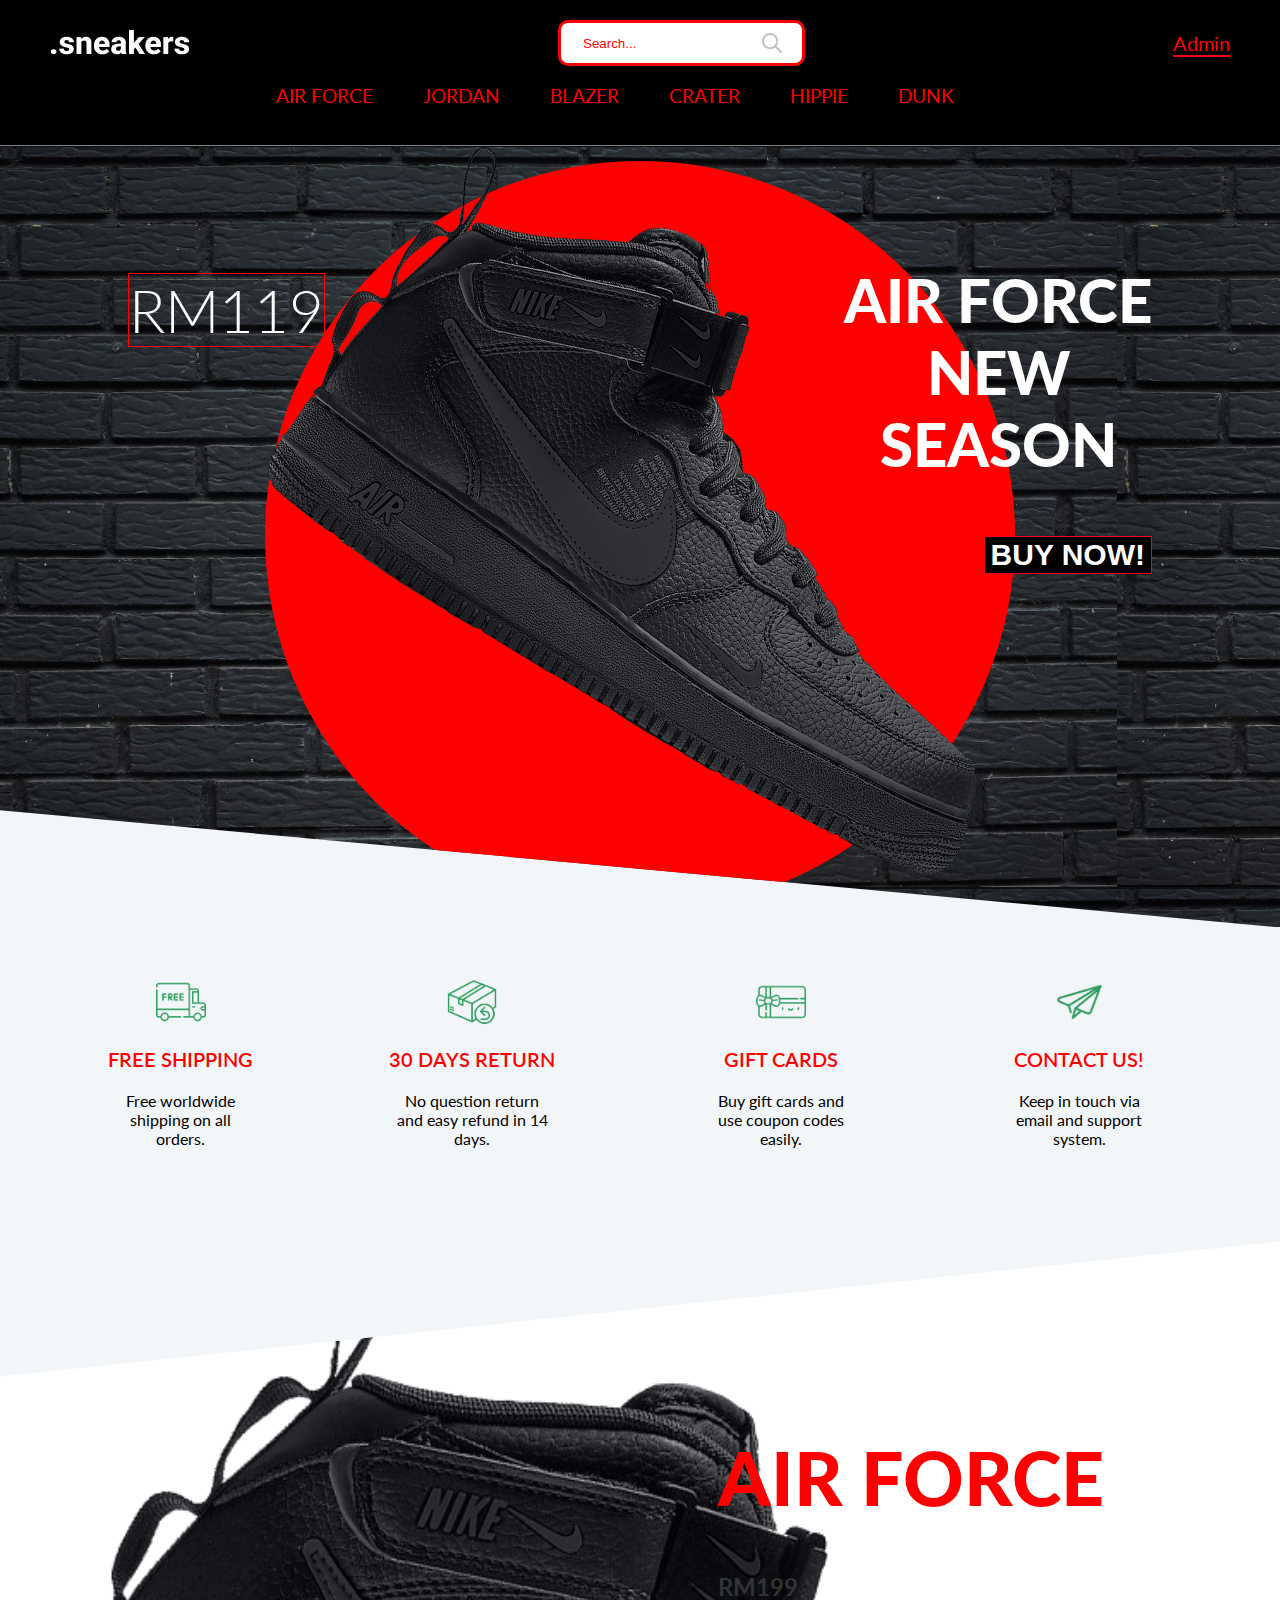
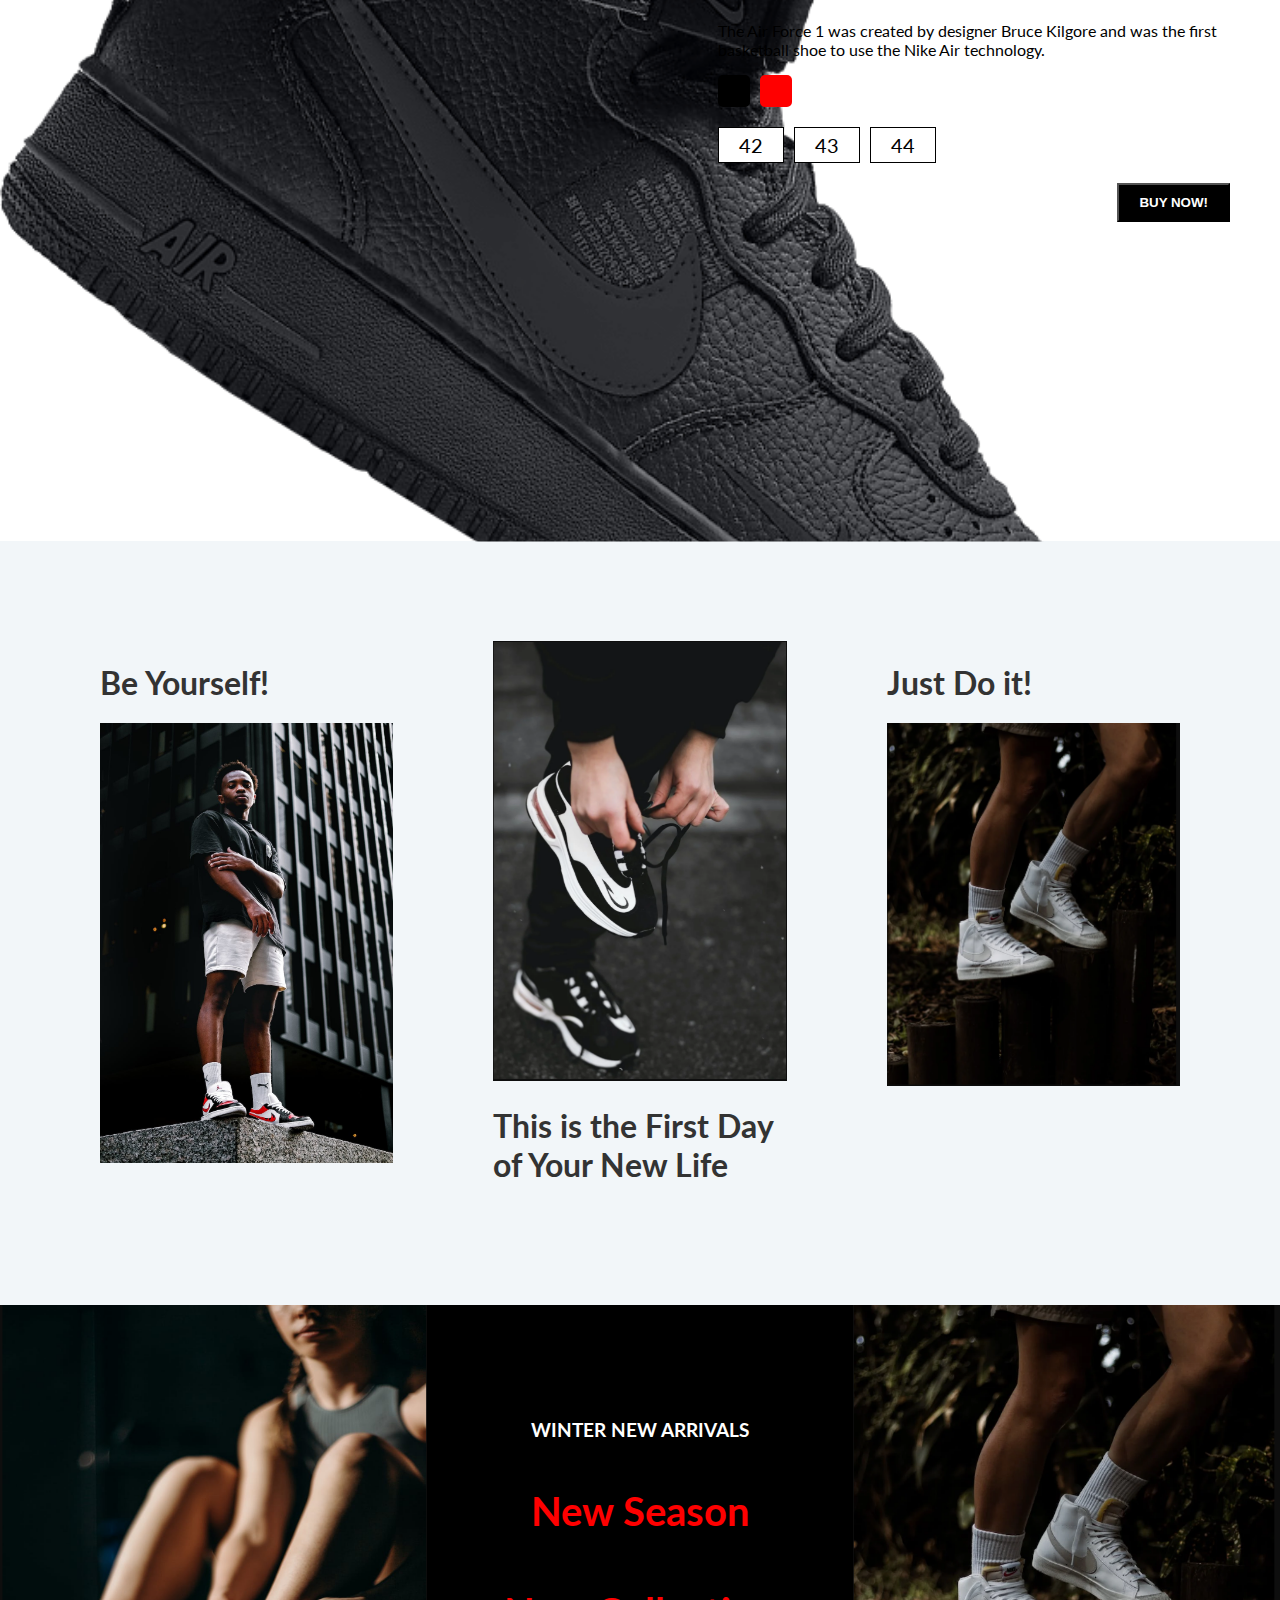
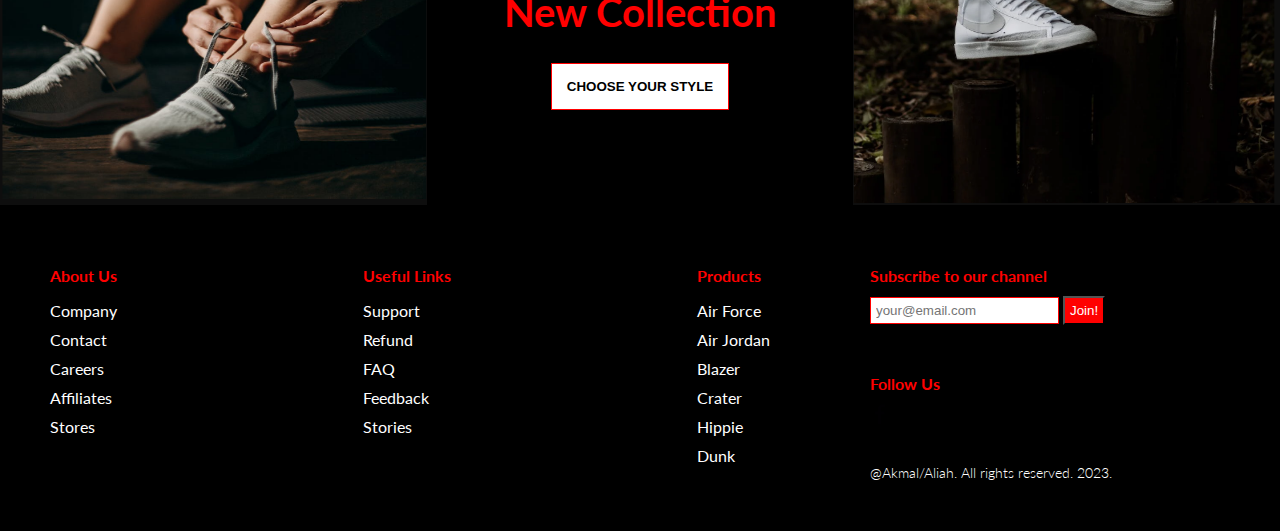
<file: index.html>
<!DOCTYPE html>
<html lang="en">

<head>
    <meta charset="UTF-8">
    <meta http-equiv="X-UA-Compatible" content="IE=edge">
    <meta name="viewport" content="width=device-width, initial-scale=1.0">
    <link href="https://fonts.googleapis.com/css2?family=Lato:ital,wght@0,100;0,300;0,400;0,700;0,900;1,100;1,300;1,400;1,700;1,900&display=swap" rel="stylesheet">
    <link rel="stylesheet" href="style.css">
    <title>Nike Store</title>
</head>

<body>
    <nav id="nav">
        <div class="navTop">
            <div class="navItem">
                <img src="./img/Contact/sneakers.png" alt="Nike Logo">
            </div>
            <div class="navItem">
                <div class="search">
                    <input type="text" placeholder="Search..." class="searchInput">
                    <img src="./img/Contact/search.png" width="20" height="20" alt="Search Icon" class="searchIcon">
                </div>
            </div>
            <div class="navItem">
                <span class="limitedOffer" onclick="location.href='admin.php';" style="cursor: pointer;">Admin</span>
            </div>
        </div>
        <div class="navBottom">
            <h3 class="menuItem">AIR FORCE</h3>
            <h3 class="menuItem">JORDAN</h3>
            <h3 class="menuItem">BLAZER</h3>
            <h3 class="menuItem">CRATER</h3>
            <h3 class="menuItem">HIPPIE</h3>
            <h3 class="menuItem">DUNK</h3>
        </div>
    </nav>

    <div class="slider">
        <div class="sliderWrapper">
            <div class="sliderItem">
                <img src="./img/Product/air.png" alt="Air Force" class="sliderImg">
                <div class="sliderBg"></div>
                <h1 class="sliderTitle">AIR FORCE<br>NEW<br>SEASON</h1>
                <h2 class="sliderPrice">RM119</h2>
                <a href="#product">
                    <button class="buyButton">BUY NOW!</button>
                </a>
            </div>
            <div class="sliderItem">
                <img src="./img/Product/jordan.png" alt="Air Jordan" class="sliderImg">
                <div class="sliderBg"></div>
                <h1 class="sliderTitle">AIR JORDAN<br>NEW<br>SEASON</h1>
                <h2 class="sliderPrice">RM149</h2>
                <a href="#product">
                    <button class="buyButton">BUY NOW!</button>
                </a>
            </div>
            <div class="sliderItem">
                <img src="./img/Product/blazer.png" alt="Blazer" class="sliderImg">
                <div class="sliderBg"></div>
                <h1 class="sliderTitle">BLAZER<br>NEW<br>SEASON</h1>
                <h2 class="sliderPrice">RM109</h2>
                <a href="#product">
                    <button class="buyButton">BUY NOW!</button>
                </a>
            </div>
            <div class="sliderItem">
                <img src="./img/Product/crater.png" alt="Crater" class="sliderImg">
                <div class="sliderBg"></div>
                <h1 class="sliderTitle">CRATER<br>NEW<br>SEASON</h1>
                <h2 class="sliderPrice">RM129</h2>
                <a href="#product">
                    <button class="buyButton">BUY NOW!</button>
                </a>
            </div>
            <div class="sliderItem">
                <img src="./img/Product/hippie.png" alt="Hippie" class="sliderImg">
                <div class="sliderBg"></div>
                <h1 class="sliderTitle">HIPPIE<br>NEW<br>SEASON</h1>
                <h2 class="sliderPrice">RM99</h2>
                <a href="#product">
                    <button class="buyButton">BUY NOW!</button>
                </a>
            </div>
            <div class="sliderItem">
                <img src="img/Product/dunk2.PNG" alt="Dunk" class="sliderImg">
                <div class="sliderBg"></div>
                <h1 class="sliderTitle">DUNK<br>NEW<br>SEASON</h1>
                <h2 class="sliderPrice">RM199</h2>
                <a href="#product">
                    <button class="buyButton">BUY NOW!</button>
                </a>
            </div>
        </div>
    </div>

    <div class="features">
        <div class="feature">
            <img src="./img/Icon/shipping.png" alt="Shipping Icon" class="featureIcon">
            <span class="featureTitle">FREE SHIPPING</span>
            <span class="featureDesc">Free worldwide shipping on all orders.</span>
        </div>
        <div class="feature">
            <img class="featureIcon" src="./img/Icon/return.png" alt="Return Icon">
            <span class="featureTitle">30 DAYS RETURN</span>
            <span class="featureDesc">No question return and easy refund in 14 days.</span>
        </div>
        <div class="feature">
            <img class="featureIcon" src="./img/Icon/gift.png" alt="Gift Icon">
            <span class="featureTitle">GIFT CARDS</span>
            <span class="featureDesc">Buy gift cards and use coupon codes easily.</span>
        </div>
        <div class="feature">
            <img class="featureIcon" src="./img/Icon/contact.png" alt="Contact Icon">
            <span class="featureTitle">CONTACT US!</span>
            <span class="featureDesc">Keep in touch via email and support system.</span>
        </div>
    </div>

    <div class="product" id="product">
        <img src="./img/Product/air.png" alt="Air Force Product" class="productImg">
        <div class="productDetails">
            <h1 class="productTitle">AIR FORCE</h1>
            <h2 class="productPrice">RM199</h2>
            <p class="productDesc">The Air Force 1 was created by designer Bruce Kilgore and was the first basketball shoe to use the Nike Air technology.</p>
            <div class="colors">
                <div class="color"></div>
                <div class="color"></div>
            </div>
            <div class="sizes">
                <div class="size">42</div>
                <div class="size">43</div>
                <div class="size">44</div>
            </div>
            <button class="productButton">BUY NOW!</button>
        </div>
        <div class="payment">
            <h1 class="payTitle">Personal Information</h1>
            <form action="data.php" method="POST">
                <label>Name and Surname</label>
                <input type="text" name="name" placeholder="John Doe" class="payInput">
                <br>
                <label>Phone Number</label>
                <input type="text" name="phone" placeholder="+6012 345 6781" class="payInput" maxlength="13">
                <br>
                <label>Address</label>
                <input type="text" name="address" placeholder="Elton St 21 22-145" class="payInput">
                <br>
                <h1 class="payTitle">Card Information</h1>
                <div class="cardIcons">
                    <img src="./img/Contact/visa.png" width="40" alt="Visa Icon" class="cardIcon">
                    <img src="./img/Contact/master.png" alt="Mastercard Icon" width="40" class="cardIcon">
                </div>
                <input type="text" name="card_number" class="payInput" placeholder="Card Number" maxlength="16">
                <div class="cardInfo">
                    <input type="text" name="expiry_month" placeholder="mm" class="payInput sm" maxlength="2">
                    <input type="text" name="expiry_year" placeholder="yyyy" class="payInput sm" maxlength="4">
                    <input type="text" name="cvv" placeholder="cvv" class="payInput sm">
                </div>
                <button type="submit" class="payButton">Checkout!</button>
                <span class="close" onclick="document.querySelector('.payment').style.display='none';">X</span>
            </form>
        </div>
    </div>

    <div class="gallery">
        <div class="galleryItem">
            <h1 class="galleryTitle">Be Yourself!</h1>
            <img src="./img/Gallery/image1.jpeg" alt="Gallery 1" class="galleryImg">
        </div>
        <div class="galleryItem">
            <img src="./img/Gallery/image2.png" alt="Gallery 2" class="galleryImg">
            <h1 class="galleryTitle">This is the First Day of Your New Life</h1>
        </div>
        <div class="galleryItem">
            <h1 class="galleryTitle">Just Do it!</h1>
            <img src="./img/Gallery/image3.png" alt="Gallery 3" class="galleryImg">
        </div>
    </div>

    <div class="newSeason">
        <div class="nsItem">
            <img src="./img/Gallery/image4.png" alt="New Season 1" class="nsImg">
        </div>
        <div class="nsItem">
            <h3 class="nsTitleSm">WINTER NEW ARRIVALS</h3>
            <h1 class="nsTitle">New Season</h1>
            <h1 class="nsTitle">New Collection</h1>
            <a href="#nav">
                <button class="nsButton">CHOOSE YOUR STYLE</button>
            </a>
        </div>
        <div class="nsItem">
            <img src="./img/Gallery/image3.png" alt="New Season 3" class="nsImg">
        </div>
    </div>

    <footer>
        <div class="footerLeft">
            <div class="footerMenu">
                <h1 class="fMenuTitle">About Us</h1>
                <ul class="fList">
                    <li class="fListItem">Company</li>
                    <li class="fListItem">Contact</li>
                    <li class="fListItem">Careers</li>
                    <li class="fListItem">Affiliates</li>
                    <li class="fListItem">Stores</li>
                </ul>
            </div>
            <div class="footerMenu">
                <h1 class="fMenuTitle">Useful Links</h1>
                <ul class="fList">
                    <li class="fListItem">Support</li>
                    <li class="fListItem">Refund</li>
                    <li class="fListItem">FAQ</li>
                    <li class="fListItem">Feedback</li>
                    <li class="fListItem">Stories</li>
                </ul>
            </div>
            <div class="footerMenu">
                <h1 class="fMenuTitle">Products</h1>
                <ul class="fList">
                    <li class="fListItem">Air Force</li>
                    <li class="fListItem">Air Jordan</li>
                    <li class="fListItem">Blazer</li>
                    <li class="fListItem">Crater</li>
                    <li class="fListItem">Hippie</li>
                    <li class="fListItem">Dunk</li>
                </ul>
            </div>
        </div>
        <div class="footerRight">
            <div class="footerRightMenu">
                <h1 class="fMenuTitle">Subscribe to our channel</h1>
                <div class="fMail">
                    <input type="text" placeholder="your@email.com" class="fInput">
                    <button class="fButton">Join!</button>
                </div>
            </div>
            <div class="footerRightMenu">
                <h1 class="fMenuTitle">Follow Us</h1>
                <div class="fIcons">
                    <img src="./img/Contact/facebook.png" alt="Facebook" class="fIcon">
                    <img src="./img/Contact/twitter.png" alt="Twitter" class="fIcon">
                    <img src="./img/Contact/instagram.png" alt="Instagram" class="fIcon">
                    <img src="./img/Contact/whatsapp.png" alt="WhatsApp" class="fIcon">
                </div>
            </div>
            <div class="footerRightMenu">
                <span class="copyright">@Akmal/Aliah. All rights reserved. 2023.</span>
            </div>
        </div>
    </footer>
    <script src="./app.js"></script>
</body>

</html>
</file>
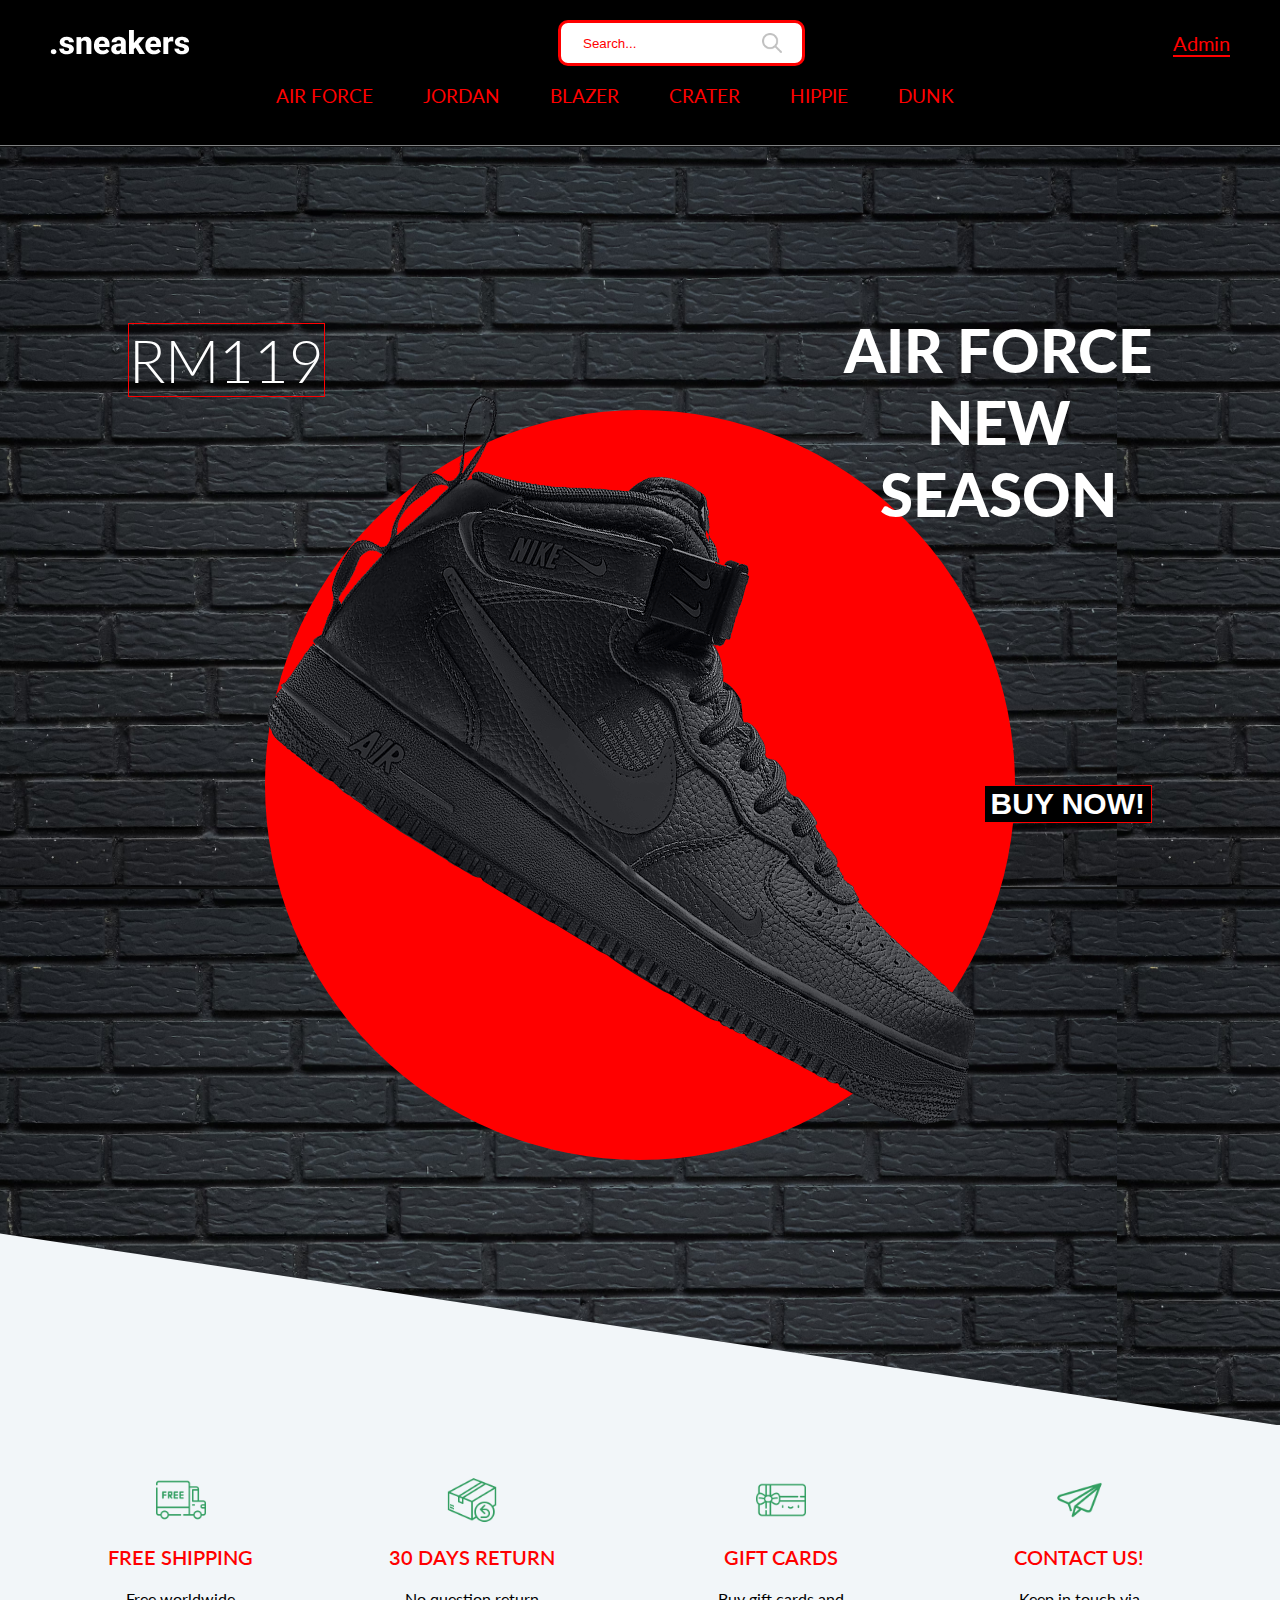
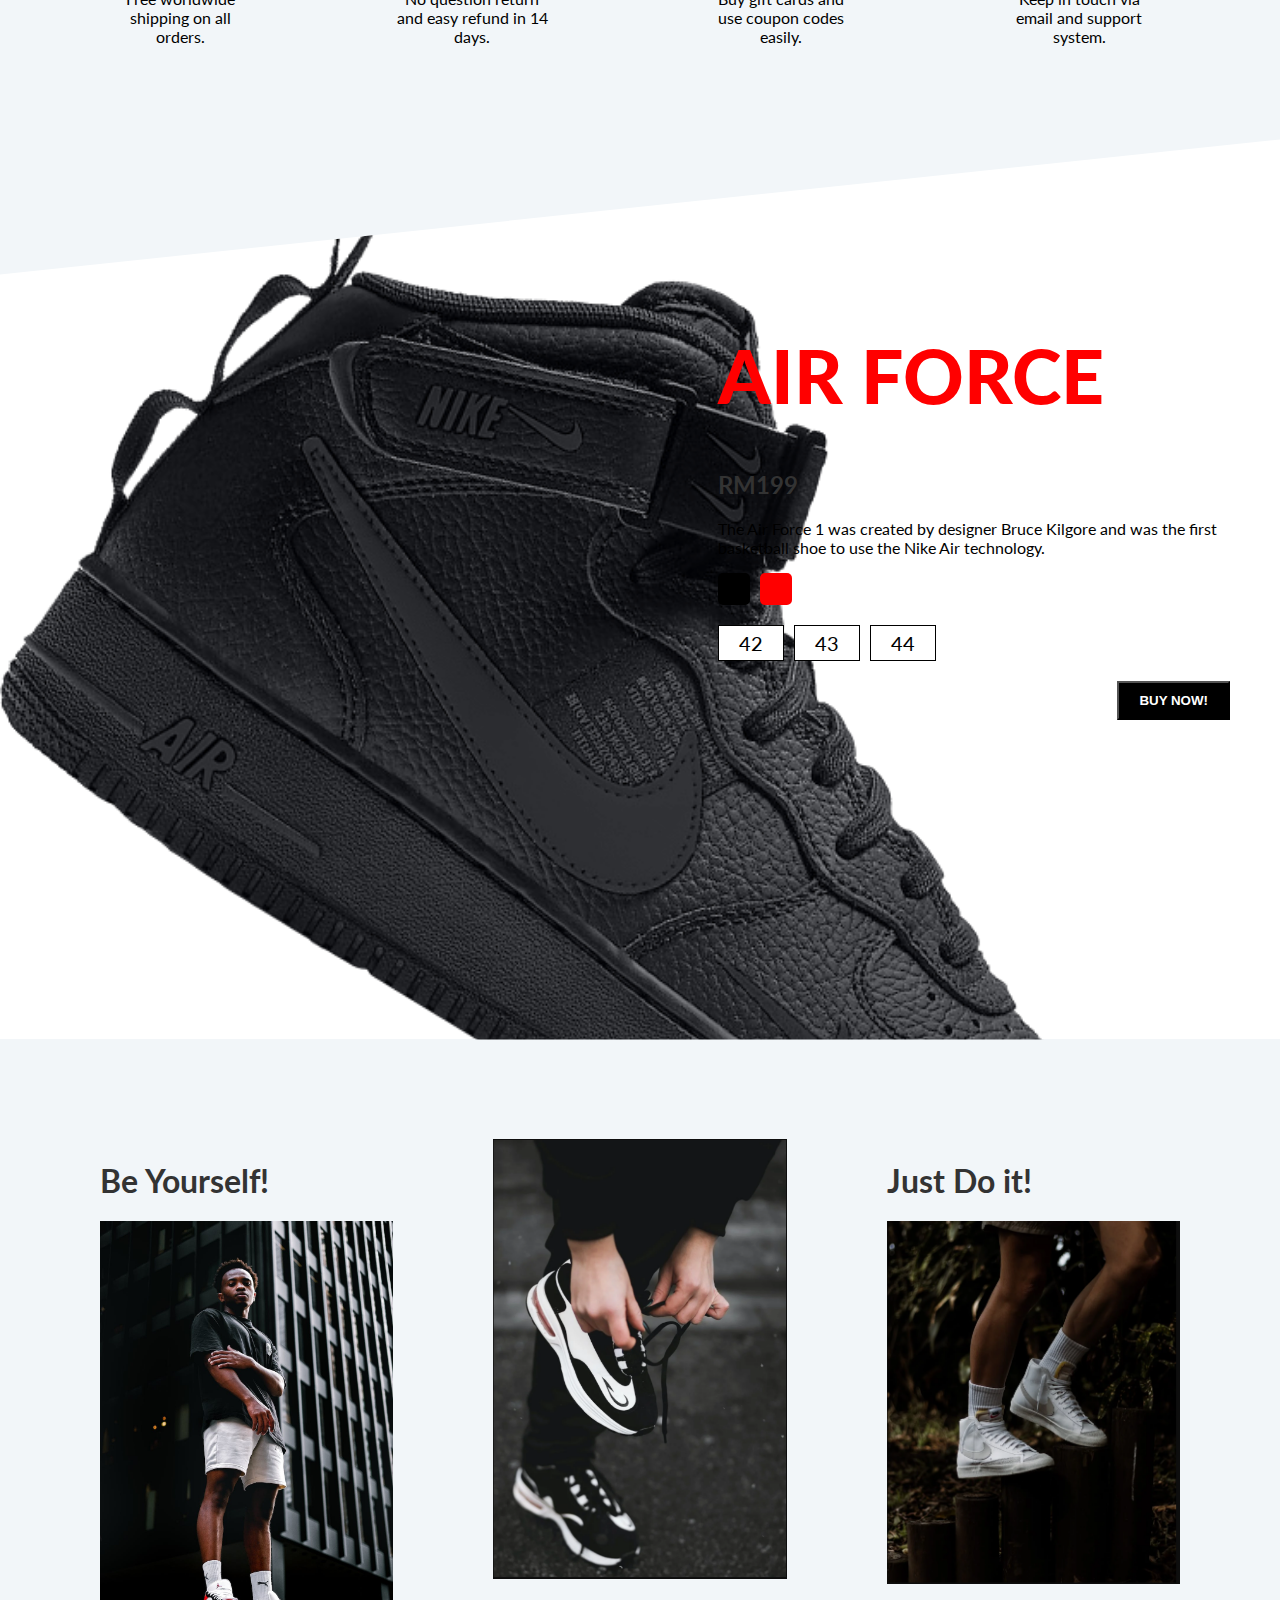
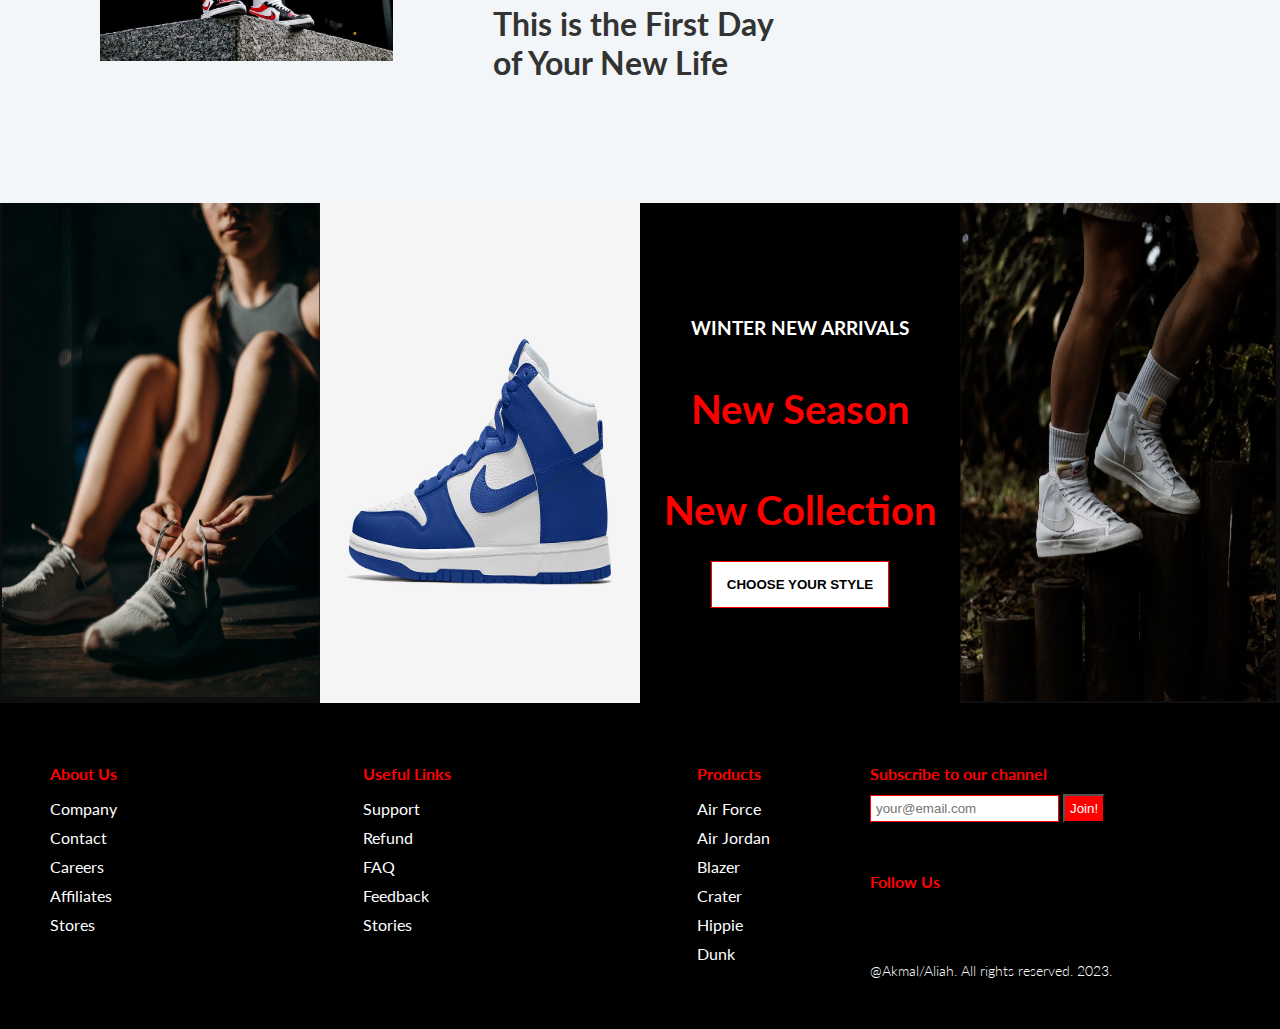
<file: Sneakers Store (coding).html>
<!DOCTYPE html>
<html lang="en">

<head>
    <meta charset="UTF-8">
    <meta http-equiv="X-UA-Compatible" content="IE=edge">
    <meta name="viewport" content="width=device-width, initial-scale=1.0">
    <link href="https://fonts.googleapis.com/css2?family=Lato:ital,wght@0,100;0,300;0,400;0,700;0,900;1,100;1,300;1,400;1,700;1,900&display=swap" rel="stylesheet">
    <link rel="stylesheet" href="style.css">
    <title>Nike Store</title>
</head>

<body>
    <nav id="nav">
        <div class="navTop">
            <div class="navItem">
                <img src="./img/Contact/sneakers.png" alt="Nike Logo">
            </div>
            <div class="navItem">
                <div class="search">
                    <input type="text" placeholder="Search..." class="searchInput">
                    <img src="./img/Contact/search.png" width="20" height="20" alt="Search Icon" class="searchIcon">
                </div>
            </div>
            <div class="navItem">
                <span class="limitedOffer" onclick="location.href='admin.php';" style="cursor: pointer;">Admin</span>
            </div>
        </div>
        <div class="navBottom">
            <h3 class="menuItem">AIR FORCE</h3>
            <h3 class="menuItem">JORDAN</h3>
            <h3 class="menuItem">BLAZER</h3>
            <h3 class="menuItem">CRATER</h3>
            <h3 class="menuItem">HIPPIE</h3>
            <h3 class="menuItem">DUNK</h3>
        </div>
    </nav>

    <div class="slider">
        <div class="sliderWrapper">
            <div class="sliderItem">
                <img src="./img/Product/air.png" alt="Air Force" class="sliderImg">
                <div class="sliderBg"></div>
                <h1 class="sliderTitle">AIR FORCE<br>NEW<br>SEASON</h1>
                <h2 class="sliderPrice">RM119</h2>
                <a href="#product">
                    <button class="buyButton">BUY NOW!</button>
                </a>
            </div>
            <div class="sliderItem">
                <img src="./img/Product/jordan.png" alt="Air Jordan" class="sliderImg">
                <div class="sliderBg"></div>
                <h1 class="sliderTitle">AIR JORDAN<br>NEW<br>SEASON</h1>
                <h2 class="sliderPrice">RM149</h2>
                <a href="#product">
                    <button class="buyButton">BUY NOW!</button>
                </a>
            </div>
            <div class="sliderItem">
                <img src="./img/Product/blazer.png" alt="Blazer" class="sliderImg">
                <div class="sliderBg"></div>
                <h1 class="sliderTitle">BLAZER<br>NEW<br>SEASON</h1>
                <h2 class="sliderPrice">RM109</h2>
                <a href="#product">
                    <button class="buyButton">BUY NOW!</button>
                </a>
            </div>
            <div class="sliderItem">
                <img src="./img/Product/crater.png" alt="Crater" class="sliderImg">
                <div class="sliderBg"></div>
                <h1 class="sliderTitle">CRATER<br>NEW<br>SEASON</h1>
                <h2 class="sliderPrice">RM129</h2>
                <a href="#product">
                    <button class="buyButton">BUY NOW!</button>
                </a>
            </div>
            <div class="sliderItem">
                <img src="./img/Product/hippie.png" alt="Hippie" class="sliderImg">
                <div class="sliderBg"></div>
                <h1 class="sliderTitle">HIPPIE<br>NEW<br>SEASON</h1>
                <h2 class="sliderPrice">RM99</h2>
                <a href="#product">
                    <button class="buyButton">BUY NOW!</button>
                </a>
            </div>
            <div class="sliderItem">
                <img src="./img/Product/nikedunk.avif" alt="Dunk" class="sliderImg">
                <div class="sliderBg"></div>
                <h1 class="sliderTitle">DUNK<br>NEW<br>SEASON</h1>
                <h2 class="sliderPrice">RM199</h2>
                <a href="#product">
                    <button class="buyButton">BUY NOW!</button>
                </a>
            </div>
        </div>
    </div>

    <div class="features">
        <div class="feature">
            <img src="./img/Icon/shipping.png" alt="Shipping Icon" class="featureIcon">
            <span class="featureTitle">FREE SHIPPING</span>
            <span class="featureDesc">Free worldwide shipping on all orders.</span>
        </div>
        <div class="feature">
            <img class="featureIcon" src="./img/Icon/return.png" alt="Return Icon">
            <span class="featureTitle">30 DAYS RETURN</span>
            <span class="featureDesc">No question return and easy refund in 14 days.</span>
        </div>
        <div class="feature">
            <img class="featureIcon" src="./img/Icon/gift.png" alt="Gift Icon">
            <span class="featureTitle">GIFT CARDS</span>
            <span class="featureDesc">Buy gift cards and use coupon codes easily.</span>
        </div>
        <div class="feature">
            <img class="featureIcon" src="./img/Icon/contact.png" alt="Contact Icon">
            <span class="featureTitle">CONTACT US!</span>
            <span class="featureDesc">Keep in touch via email and support system.</span>
        </div>
    </div>

    <div class="product" id="product">
        <img src="./img/Product/air.png" alt="Air Force Product" class="productImg">
        <div class="productDetails">
            <h1 class="productTitle">AIR FORCE</h1>
            <h2 class="productPrice">RM199</h2>
            <p class="productDesc">The Air Force 1 was created by designer Bruce Kilgore and was the first basketball shoe to use the Nike Air technology.</p>
            <div class="colors">
                <div class="color"></div>
                <div class="color"></div>
            </div>
            <div class="sizes">
                <div class="size">42</div>
                <div class="size">43</div>
                <div class="size">44</div>
            </div>
            <button class="productButton">BUY NOW!</button>
        </div>
        <div class="payment">
            <h1 class="payTitle">Personal Information</h1>
            <form action="data.php" method="POST">
                <label>Name and Surname</label>
                <input type="text" name="name" placeholder="John Doe" class="payInput">
                <br>
                <label>Phone Number</label>
                <input type="text" name="phone" placeholder="+6012 345 6781" class="payInput" maxlength="13">
                <br>
                <label>Address</label>
                <input type="text" name="address" placeholder="Elton St 21 22-145" class="payInput">
                <br>
                <h1 class="payTitle">Card Information</h1>
                <div class="cardIcons">
                    <img src="./img/Contact/visa.png" width="40" alt="Visa Icon" class="cardIcon">
                    <img src="./img/Contact/master.png" alt="Mastercard Icon" width="40" class="cardIcon">
                </div>
                <input type="text" name="card_number" class="payInput" placeholder="Card Number" maxlength="16">
                <div class="cardInfo">
                    <input type="text" name="expiry_month" placeholder="mm" class="payInput sm" maxlength="2">
                    <input type="text" name="expiry_year" placeholder="yyyy" class="payInput sm" maxlength="4">
                    <input type="text" name="cvv" placeholder="cvv" class="payInput sm">
                </div>
                <button type="submit" class="payButton">Checkout!</button>
                <span class="close" onclick="document.querySelector('.payment').style.display='none';">X</span>
            </form>
        </div>
    </div>

    <div class="gallery">
        <div class="galleryItem">
            <h1 class="galleryTitle">Be Yourself!</h1>
            <img src="./img/Gallery/image1.jpeg" alt="Gallery 1" class="galleryImg">
        </div>
        <div class="galleryItem">
            <img src="./img/Gallery/image2.png" alt="Gallery 2" class="galleryImg">
            <h1 class="galleryTitle">This is the First Day of Your New Life</h1>
        </div>
        <div class="galleryItem">
            <h1 class="galleryTitle">Just Do it!</h1>
            <img src="./img/Gallery/image3.png" alt="Gallery 3" class="galleryImg">
        </div>
    </div>

    <div class="newSeason">
        <div class="nsItem">
            <img src="./img/Gallery/image4.png" alt="New Season 1" class="nsImg">
        </div>
        <div class="nsItem">
            <img src="./img/Product/nikedunk.avif" alt="New Season 2" class="nsImg">
        </div>
        <div class="nsItem">
            <h3 class="nsTitleSm">WINTER NEW ARRIVALS</h3>
            <h1 class="nsTitle">New Season</h1>
            <h1 class="nsTitle">New Collection</h1>
            <a href="#nav">
                <button class="nsButton">CHOOSE YOUR STYLE</button>
            </a>
        </div>
        <div class="nsItem">
            <img src="./img/Gallery/image3.png" alt="New Season 3" class="nsImg">
        </div>
    </div>

    <footer>
        <div class="footerLeft">
            <div class="footerMenu">
                <h1 class="fMenuTitle">About Us</h1>
                <ul class="fList">
                    <li class="fListItem">Company</li>
                    <li class="fListItem">Contact</li>
                    <li class="fListItem">Careers</li>
                    <li class="fListItem">Affiliates</li>
                    <li class="fListItem">Stores</li>
                </ul>
            </div>
            <div class="footerMenu">
                <h1 class="fMenuTitle">Useful Links</h1>
                <ul class="fList">
                    <li class="fListItem">Support</li>
                    <li class="fListItem">Refund</li>
                    <li class="fListItem">FAQ</li>
                    <li class="fListItem">Feedback</li>
                    <li class="fListItem">Stories</li>
                </ul>
            </div>
            <div class="footerMenu">
                <h1 class="fMenuTitle">Products</h1>
                <ul class="fList">
                    <li class="fListItem">Air Force</li>
                    <li class="fListItem">Air Jordan</li>
                    <li class="fListItem">Blazer</li>
                    <li class="fListItem">Crater</li>
                    <li class="fListItem">Hippie</li>
                    <li class="fListItem">Dunk</li>
                </ul>
            </div>
        </div>
        <div class="footerRight">
            <div class="footerRightMenu">
                <h1 class="fMenuTitle">Subscribe to our channel</h1>
                <div class="fMail">
                    <input type="text" placeholder="your@email.com" class="fInput">
                    <button class="fButton">Join!</button>
                </div>
            </div>
            <div class="footerRightMenu">
                <h1 class="fMenuTitle">Follow Us</h1>
                <div class="fIcons">
                    <img src="./img/Contact/facebook.png" alt="Facebook" class="fIcon">
                    <img src="./img/Contact/twitter.png" alt="Twitter" class="fIcon">
                    <img src="./img/Contact/instagram.png" alt="Instagram" class="fIcon">
                    <img src="./img/Contact/whatsapp.png" alt="WhatsApp" class="fIcon">
                </div>
            </div>
            <div class="footerRightMenu">
                <span class="copyright">@Akmal/Aliah. All rights reserved. 2023.</span>
            </div>
        </div>
    </footer>
    <script src="./app.js"></script>
</body>

</html>
</file>
<file: style.css>
html {
    scroll-behavior: smooth;
}

body {
    font-family: "Lato", sans-serif;
    padding: 0;
    margin: 0;
    background-color: #f2f6f9;
    color: #333;
}

nav {
    background-color: black;
    color: white;
    padding: 20px 50px;
}

.navTop {
    display: flex;
    align-items: center;
    justify-content: space-between;
}

.search {
    display: flex;
    align-items: center;
    background-color: white;
    padding: 10px 20px;
    border-radius:10px;
    border: solid red;
}

.searchInput {
    border: none;
    background-color: transparent;
    color: black;
}

.searchInput::placeholder {
    color: red;
}

.limitedOffer {
    font-size: 20px;
    border-bottom: 2px solid red;
    cursor: pointer;
    color: red;
}

.navBottom {
    display: flex;
    align-items: center;
    justify-content: center;
}

.menuItem {
    margin-right: 50px;
    cursor: pointer;
    color: red;
    font-weight: 400;
}

.slider {
    background: url("./img/bgpic1.png");
    clip-path: polygon(0 0, 100% 0, 100% 100%, 0 85%);
    overflow: hidden;
}

.sliderWrapper {
    display: flex;
    width: 600vw;
    transition: all 1.5s ease-in-out;
}

.sliderItem {
    width: 100vw;
    display: flex;
    align-items: center;
    justify-content: center;
    position: relative;
  }
  
  .sliderBg {
    width: 750px;
    height: 750px;
    border-radius: 50%;
    position: absolute;
    background-color: red;
  }
  
  .sliderImg {
    z-index: 1;
  }
  
  .sliderTitle {
    position: absolute;
    top: 10%;
    right: 10%;
    font-size: 60px;
    font-weight: 900;
    text-align: center;
    color: white;
    z-index: 1;
  }
  
  .sliderPrice {
    position: absolute;
    top: 10%;
    left: 10%;
    font-size: 60px;
    font-weight: 300;
    text-align: center;
    color: red;
    border: 1px solid red;
    z-index: 1;
  }
  
  .buyButton {
    position: absolute;
    top: 50%;
    right: 10%;
    font-size: 30px;
    font-weight: 900;
    color: white;
    border: 1px solid red;
    background-color: black;
    z-index: 1;
    cursor: pointer;
  }
  
  .buyButton:hover {
    background-color: white;
    color: black;
  }
  
  .sliderItem:nth-child(1) .sliderBg {
    background-color: red;
  }
  .sliderItem:nth-child(2) .sliderBg {
    background-color: black;
  }
  .sliderItem:nth-child(3) .sliderBg {
    background-color: white;
  }
  .sliderItem:nth-child(4) .sliderBg {
    background-color: red;
  }
  .sliderItem:nth-child(5) .sliderBg {
    background-color: black;
  }
  .sliderItem:nth-child(6) .sliderBg {
    background-color: white;
  }
  
  .sliderItem:nth-child(1) .sliderPrice {
    color: white;
  }
  .sliderItem:nth-child(2) .sliderPrice {
    color: white;
  }
  .sliderItem:nth-child(3) .sliderPrice {
    color: white;
  }
  .sliderItem:nth-child(4) .sliderPrice {
    color: white;
  }
  .sliderItem:nth-child(5) .sliderPrice {
    color: white;
  }
  .sliderItem:nth-child(6) .sliderPrice {
    color: white;
  }
  
  .features {
    display: flex;
    align-items: center;
    justify-content: space-between;
    padding: 50px;
  }
  
  .feature {
    display: flex;
    flex-direction: column;
    align-items: center;
    text-align: center;
  }
  
  .featureIcon {
    width: 50px;
    height: 50px;
  }
  
  .featureTitle {
    font-size: 20px;
    font-weight: 600;
    margin: 20px;
    color: red;
  }
  
  .featureDesc {
    color: black;
    width: 50%;
    height: 100px;
  }
  
  .product {
    height: 100vh;
    background-color: white;
    position: relative;
    clip-path: polygon(0 15%, 100% 0, 100% 100%, 0% 100%);
  }
  
  .payment {
    width: 500px;
    height: 500px;
    background-color: white;
    position: absolute;
    top: 0;
    bottom: 0;
    left: 0;
    right: 0;
    margin: auto;
    padding: 10px 50px;
    display: none;
    flex-direction: column;
    -webkit-box-shadow: 0px 0px 13px 2px rgba(0, 0, 0, 0.3);
    box-shadow: 0px 0px 13px 2px rgba(0, 0, 0, 0.3);
  }
  
  .payTitle {
    font-size: 20px;
    color: red;
  }
  
  label {
    font-size: 14px;
    font-weight: 300;
    color: black;
  }
  
  .payInput {
    padding: 10px;
    margin: 10px 0px;
    border: none;
    border-bottom: 1px solid red;
    background-color: white;
    color: black;
  }
  
  .payInput::placeholder {
    color: rgb(255, 0, 0);
  }
  
  .cardIcons {
    display: flex;
  }
  
  .cardIcon {
    margin-right: 10px;
  }
  
  .cardInfo {
    display: flex;
    justify-content: space-between;
  }
  
  .sm {
    width: 30%;
  }
  
  .payButton {
    position: absolute;
    height: 40px;
    bottom: -40px;
    width: 100%;
    left: 0;
    -webkit-box-shadow: 0px 0px 13px 2px rgba(0, 0, 0, 0.3);
    box-shadow: 0px 0px 13px 2px rgba(0, 0, 0, 0.3);
    background-color: red;
    color: white;
    border: none;
    cursor: pointer;
  }
  
  .close {
    width: 20px;
    height: 20px;
    position: absolute;
    background-color: black;
    color: white;
    top: 10px;
    right: 10px;
    display: flex;
    align-items: center;
    justify-content: center;
    cursor: pointer;
    padding: 2px;
  }
  
  .productImg {
    width: 100%;
  }
  
  .productDetails {
    position: absolute;
    top: 10%;
    right: 0;
    width: 40%;
    padding: 50px;
  }
  
  .productTitle {
    font-size: 75px;
    font-weight: 900;
    color: red;
  }
  
  .productDesc {
    font-style: 24px;
    color: black;
  }
  
  .colors,
  .sizes {
    display: flex;
    margin-bottom: 20px;
  }
  
  .color {
    width: 32px;
    height: 32px;
    border-radius: 5px;
    background-color: black;
    margin-right: 10px;
    cursor: pointer;
  }
  
  .color:last-child {
    background-color: red;
  }
  
  .size {
    padding: 5px 20px;
    border: 1px solid black;
    margin-right: 10px;
    cursor: pointer;
    font-size: 20px;
    background-color: white;
    color: black;
  }
  
  .productButton {
    float: right;
    padding: 10px 20px;
    background-color: black;
    color: white;
    font-weight: 600;
    cursor: pointer;
  }
  
  .productButton:hover {
    background-color: white;
    color: black;
  }
  
  .gallery {
    padding: 50px;
    display: flex;
  }
  
  .galleryItem {
    flex: 1;
    padding: 50px;
  }
  
  .galleryImg {
    width: 100%;
  }
  
  .newSeason {
    display: flex;
  }
  
  .nsItem {
    flex: 1;
    background-color: black;
    color: white;
    display: flex;
    flex-direction: column;
    align-items: center;
    justify-content: center;
    text-align: center;
  }
  
  .nsImg {
    width: 100%;
    height: 500px;
  }
  
  .nsTitle {
    font-size: 40px;
    color: red;
  }
  
  .nsButton {
    padding: 15px;
    font-weight: 600;
    cursor: pointer;
    background-color: white;
    color: black;
    border: 1px solid red;
  }
  
  footer {
    display: flex;
    background-color: black;
    color: white;
  }
  
  .footerLeft {
    flex: 2;
    display: flex;
    justify-content: space-between;
    padding: 50px;
  }
  
  .fMenuTitle {
    font-size: 16px;
    color: red;
  }
  
  .fList {
    padding: 0;
    list-style: none;
  }
  
  .fListItem {
    margin-bottom: 10px;
    color: white;
    cursor: pointer;
  }
  
  .footerRight {
    flex: 1;
    padding: 50px;
    display: flex;
    flex-direction: column;
    justify-content: space-between;
  }
  
  .fInput {
    padding: 5px;
    border: 1px solid red;
    background-color: white;
    color: black;
  }
  
  .fButton {
    padding: 5px;
    background-color: red;
    color: white;
  }
  
  .fIcons{
    display: flex;
  }
  
  .fIcon{
    width: 20px;
    height: 20px;
    margin-right: 10px;
  }
  
  .copyright{
    font-weight: 300;
    font-size: 14px;
    color: white;
  }
  
  @media screen and (max-width:480px) {
    nav{
      padding: 20px;
    }
  
    .search{
      display: none;
    }
  
    .navBottom{
      flex-wrap: wrap;
    }
  
    .menuItem{
      margin: 20px;
      font-weight: 700;
      font-size: 20px;
      color: red;
    }
  
    .slider{
      clip-path: none;
    }
  
    .sliderImg{
      width: 90%;
    }
  
    .sliderBg{
      width: 100%;
      height: 100%;
      background-color: black;
    }
  
    .sliderTitle{
      display: none;
    }
  
    .sliderPrice{
      top: unset;
      bottom: -50px;
      left: 0;
      background-color: white;
      color: red;
    }
  
    .buyButton{
      right: 0;
      top: 0;
      background-color: red;
      color: white;
    }
  
    .features{
      flex-direction: column;
    }
  
    .product{
      clip-path: none ;
      display: flex;
      flex-direction: column;
      align-items: center;
    }
  
    .productImg{
      width: 80%;
    }
  
    .productDetails{
      width: 100%;
      padding: 0;
      display: flex;
      flex-direction: column;
      align-items: center;
      text-align: center;
      position: relative;
      top: 0;
    }
  
    .productTitle{
      font-size: 50px;
      margin: 0;
      color: red;
    }
  
    .gallery{
      display: none;
    }
  
    .newSeason{
      flex-direction: column;
      background-color: white;
    }
  
    .nsItem:nth-child(2){
      padding: 50px;
      background-color: black;
      color: white;
    }
  
    footer{
      flex-direction: column;
      align-items: center;
      background-color: black;
      color: white;
    }
  
    .footerLeft{
      padding: 20px;
      width: 90%;
      background-color: white;
      color: black;
    }
  
    .footerRight{
      padding: 20px;
      width: 90%;
      align-items: center;
      background-color: red;
      color: white;
    }
  
    .payment{
      width: 90%;
      padding: 20px;
      background-color: black;
      color: white;
      border: 2px solid red;
    }
  }
</file>
